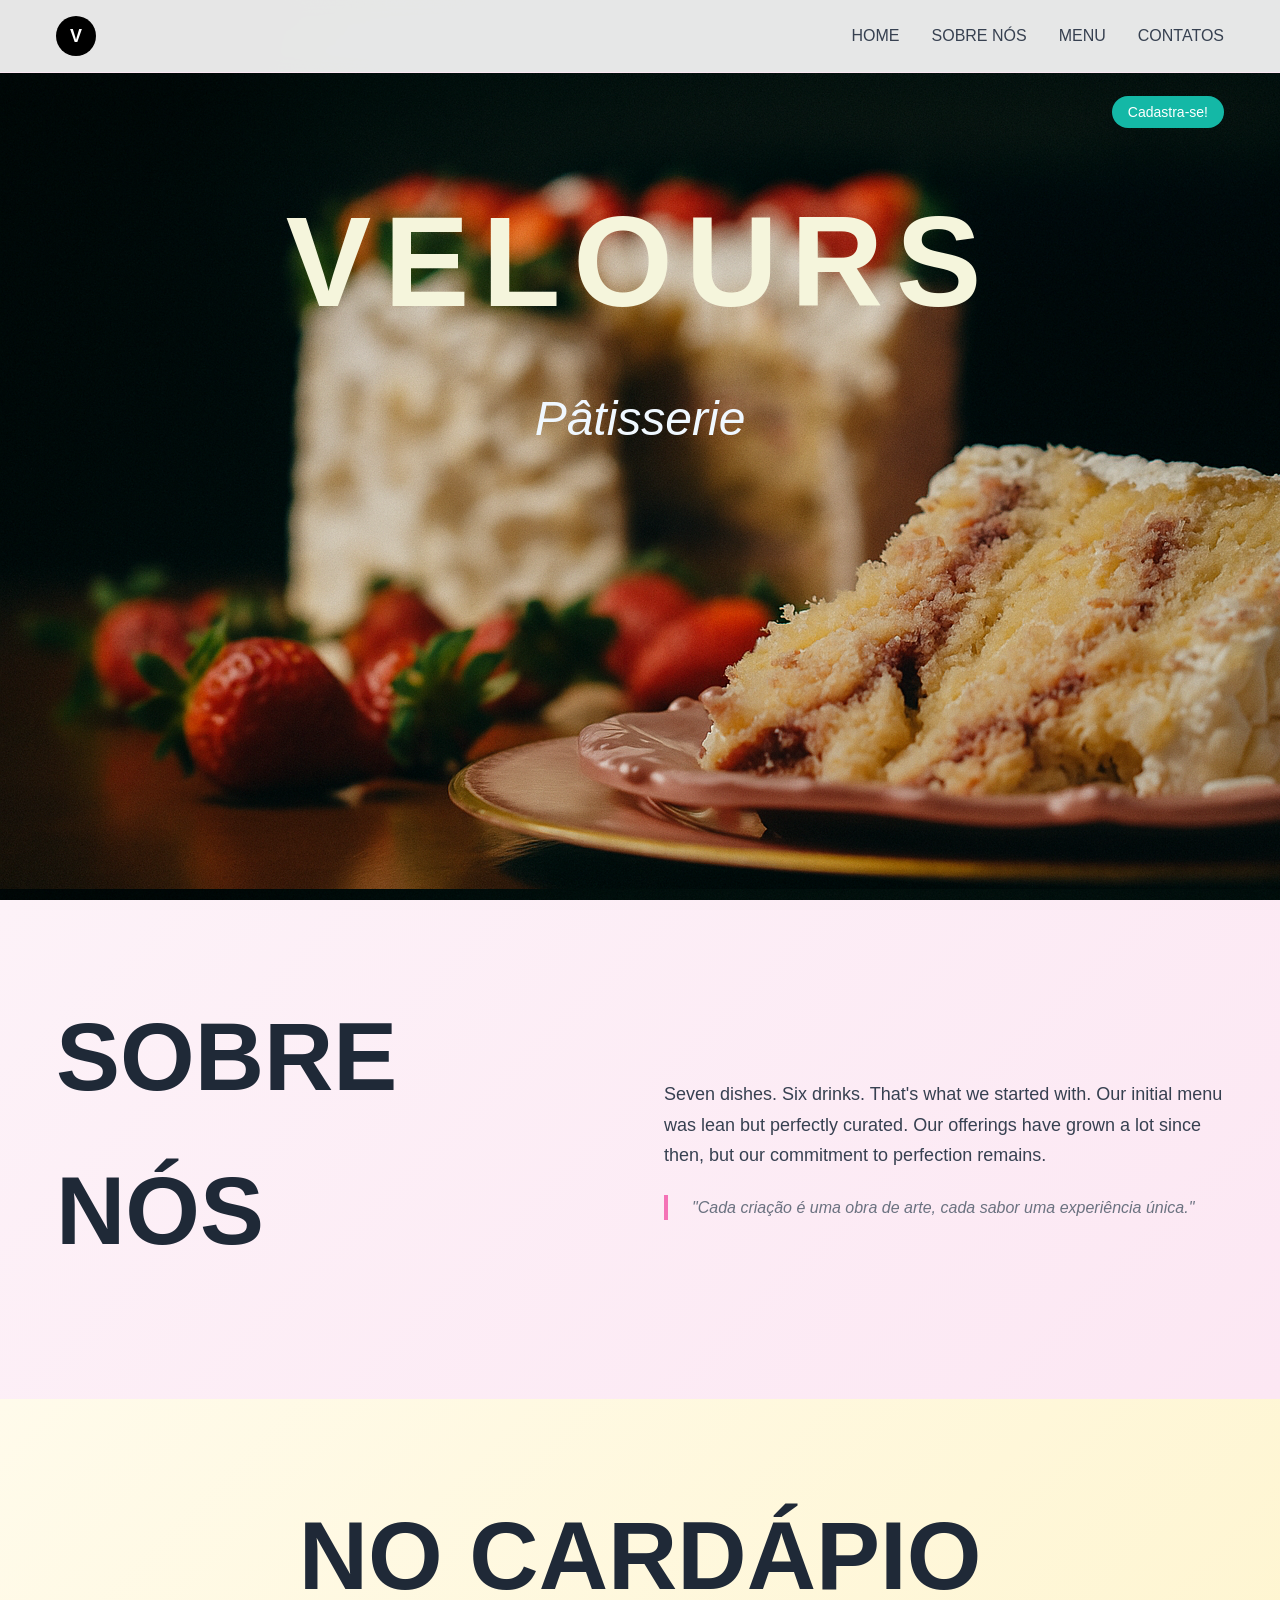
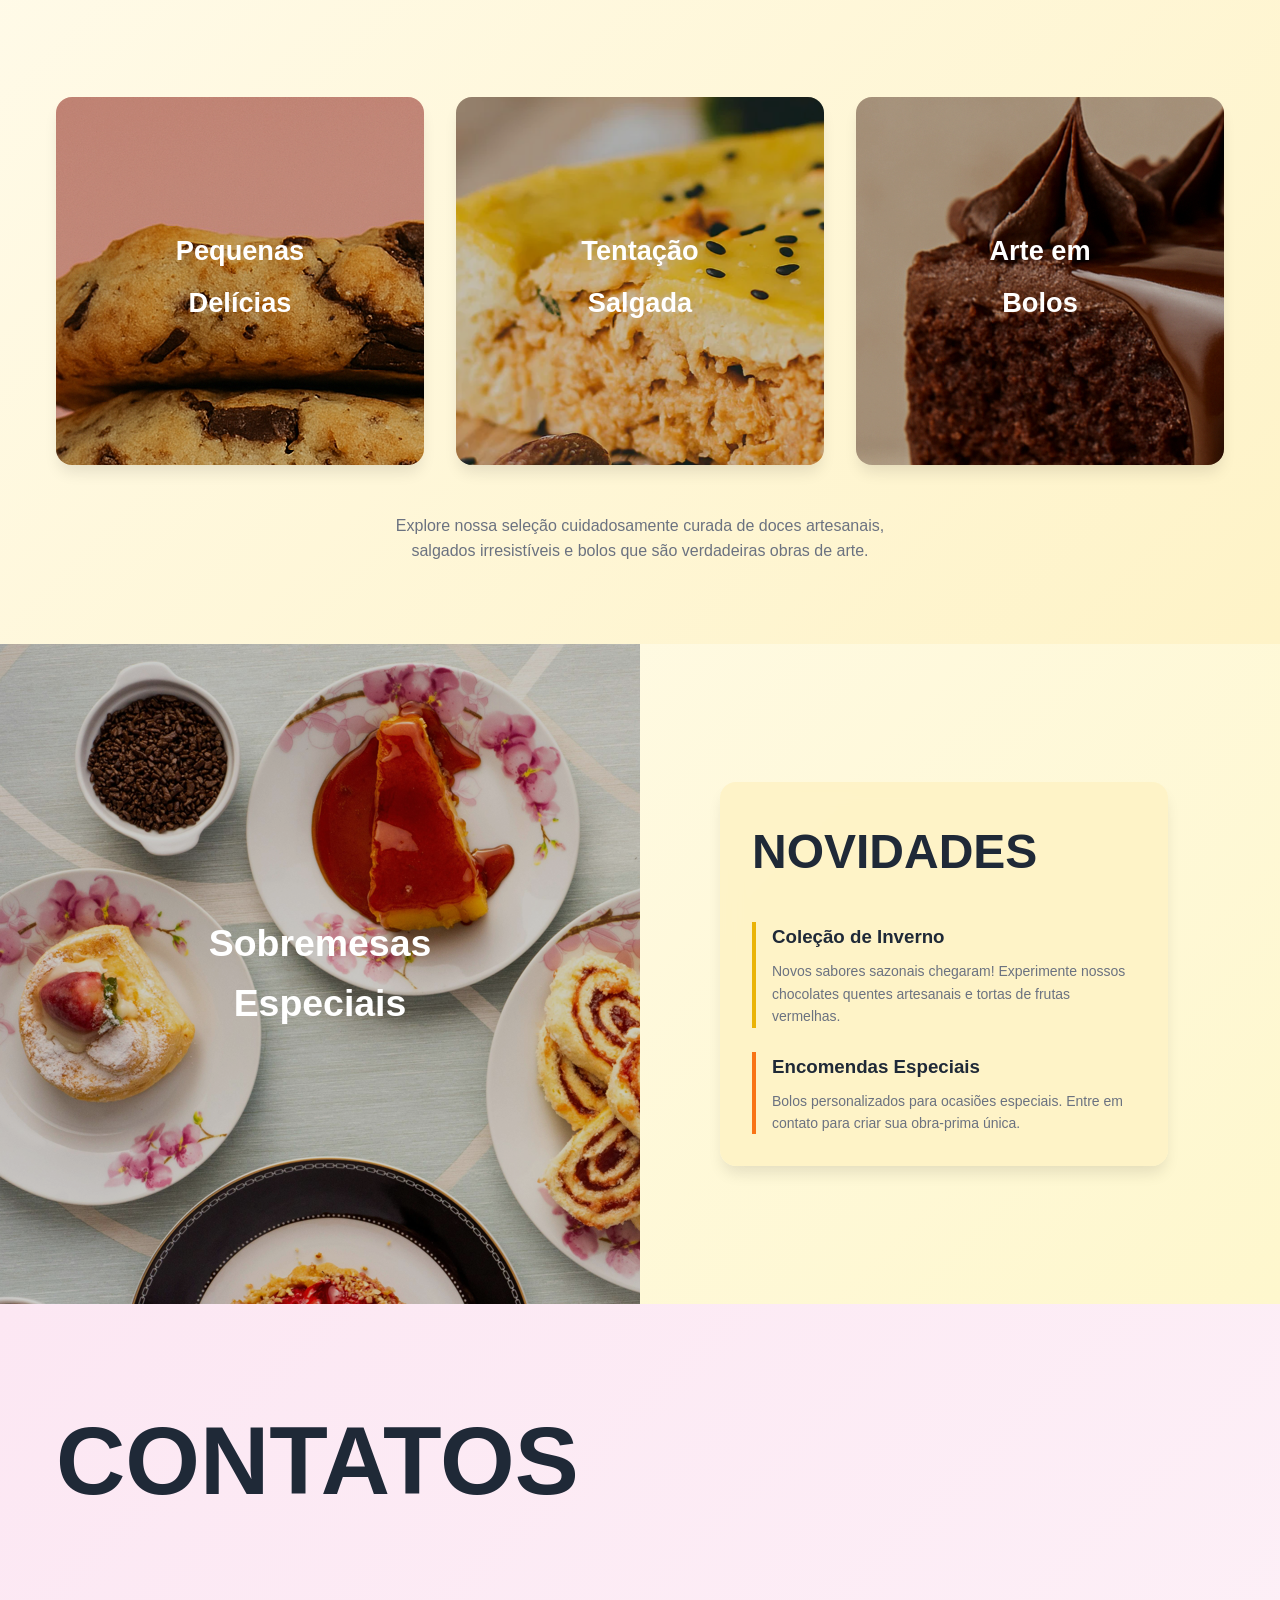
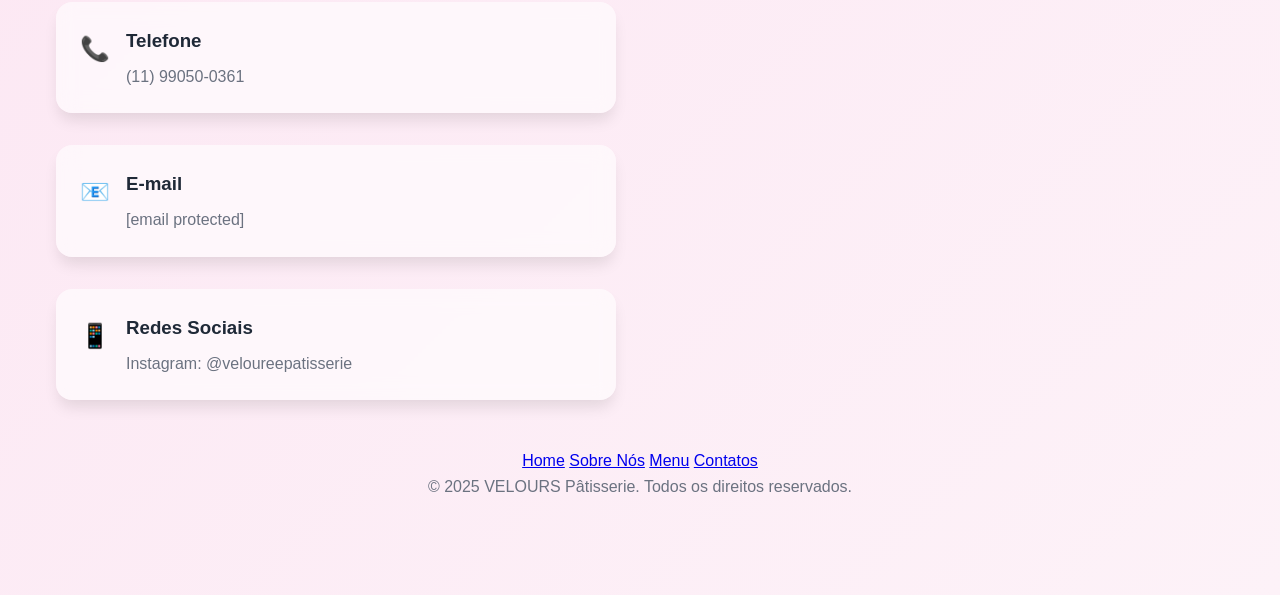
<file: index.html>
<!DOCTYPE html>
<html lang="pt-br">
<head>
    <meta charset="UTF-8">
    <meta name="viewport" content="width=device-width, initial-scale=1.0">
    <title>VELOURS Pâtisserie</title>
    <meta name="description" content="VELOURS Pâtisserie - Experiência única em doces artesanais, salgados e bolos de alta qualidade">
    <link rel="stylesheet" href="style.css">
</head>
<body>
    <!-- Navigation -->
    <nav class="navbar" id="navbar">
        <section class="nav-container">
            <header class="nav-header">
                <section class="logo-section">
                    <figure class="logo">
                        <span>V</span>
                    </figure>
                </section>
                
                <section class="nav-links desktop-nav">
                    <a href="#home" class="nav-link">HOME</a>
                    <a href="#sobre-nos" class="nav-link">SOBRE NÓS</a>
                    <a href="#menu" class="nav-link">MENU</a>
                    <a href="#contatos" class="nav-link">CONTATOS</a>
                </section>
                
                <button class="mobile-menu-btn" id="mobile-menu-btn">
                    <span class="hamburger"></span>
                    <span class="hamburger"></span>
                    <span class="hamburger"></span>
                </button>
            </header>
            
            <section class="mobile-nav" id="mobile-nav">
                <nav class="mobile-nav-links">
                    <a href="#home" class="nav-link">HOME</a>
                    <a href="#sobre-nos" class="nav-link">SOBRE NÓS</a>
                    <a href="#menu" class="nav-link">MENU</a>
                    <a href="#contatos" class="nav-link">CONTATOS</a>
                </nav>
            </section>
        </section>
    </nav>

    <main>
        <!-- Hero Section -->
        <section id="home" class="hero-section">
            <section class="hero-container">
                <aside class="signup-btn-container">
                    <button class="signup-btn">Cadastra-se!</button>
                </aside>
                
                <header class="hero-header">
                    <h1 class="hero-title">VELOURS</h1>
                    <p class="hero-subtitle">Pâtisserie</p>
                </header>
                
            </section>
        </section>

        <!-- Sobre Nós Section -->
        <section id="sobre-nos" class="sobre-nos-section">
            <section class="container">
                <section class="sobre-nos-grid">
                    <header class="sobre-nos-header">
                        <h2>SOBRE NÓS</h2>
                    </header>
                    
                    <article class="sobre-nos-content">
                        <p class="main-text">
                            Seven dishes. Six drinks. That's what we started with. Our initial menu was lean but perfectly curated. Our offerings have grown a lot since then, but our commitment to perfection remains.
                        </p>
                        
                        <blockquote class="quote">
                            <p>"Cada criação é uma obra de arte, cada sabor uma experiência única."</p>
                        </blockquote>

                    </article>
                </section>
            </section>
        </section>

        <!-- Menu Section -->
        <section id="menu" class="menu-section">
            <section class="container">
                <header class="menu-header">
                    <h2>NO CARDÁPIO</h2>
                </header>
                
                <section class="menu-grid">
                    <article class="menu-item menu-delights">
                        <figure class="menu-image">
                            <section class="menu-content">
                                <h3>Pequenas</h3>
                                <h3>Delícias</h3>
                            </section>
                        </figure>
                    </article>
                    
                    <article class="menu-item menu-savory">
                        <figure class="menu-image">
                            <section class="menu-content">
                                <h3>Tentação</h3>
                                <h3>Salgada</h3>
                            </section>
                        </figure>
                    </article>
                    
                    <article class="menu-item menu-cakes">
                        <figure class="menu-image">
                            <section class="menu-content">
                                <h3>Arte em</h3>
                                <h3>Bolos</h3>
                            </section>
                        </figure>
                    </article>
                </section>
                
                <footer class="menu-footer">
                    <p>Explore nossa seleção cuidadosamente curada de doces artesanais, salgados irresistíveis e bolos que são verdadeiras obras de arte.</p>
                </footer>
            </section>
        </section>

        <!-- Novidades Section -->
        <section class="novidades-section">
            <aside class="novidades-bg">
                <figure class="novidades-image">
                    <section class="novidades-image-content">
                        <h3>Sobremesas</h3>
                        <h3>Especiais</h3>
                    </section>
                </figure>
            </aside>
            
            <section class="container">
                <section class="novidades-grid">
                    <section></section>
                    <section class="novidades-content-wrapper">
                        <article class="novidades-content">
                            <header>
                                <h2>NOVIDADES</h2>
                            </header>
                            
                            <section class="news-items">
                                <article class="news-item news-winter">
                                    <h3>Coleção de Inverno</h3>
                                    <p>Novos sabores sazonais chegaram! Experimente nossos chocolates quentes artesanais e tortas de frutas vermelhas.</p>
                                </article>
                                
                                <article class="news-item news-custom">
                                    <h3>Encomendas Especiais</h3>
                                    <p>Bolos personalizados para ocasiões especiais. Entre em contato para criar sua obra-prima única.</p>
                                </article>
                            </section>
                        </article>
                    </section>
                </section>
            </section>
        </section>

        <!-- Contatos Section -->
        <section id="contatos" class="contatos-section">
            <section class="container">
                <header class="contatos-header">
                    <h2>CONTATOS</h2>
                </header>
                
                <section class="contatos-grid">
                    <section class="contact-info">
                        
                        <article class="contact-item">
                            <section class="contact-content">
                                <span class="contact-icon">📞</span>
                                <section class="contact-text">
                                    <h3>Telefone</h3>
                                    <p>
                                        <a href="tel:+5511999998888">(11) 99050-0361</a>
                                    </p>
                                </section>
                            </section>
                        </article>
                    
                        <article class="contact-item">
                            <section class="contact-content">
                                <span class="contact-icon">📧</span>
                                <section class="contact-text">
                                    <h3>E-mail</h3>
                                    <p>
                                        <a href="/cdn-cgi/l/email-protection#f4979b9a8095809bb48291989b8186878495809d878791869d91da979b99"><span class="__cf_email__" data-cfemail="b6d5d9d8c2d7c2d9f6c0d3dad9c3c4c5c6d7c2dfc5c5d3c4dfd398d5d9db">[email&#160;protected]</span></a><br>
                                    </p>
                                </section>
                            </section>
                        </article>

                        <article class="contact-item">
                            <section class="contact-content">
                                <span class="contact-icon">📱</span>
                                <section class="contact-text">
                                    <h3>Redes Sociais</h3>
                                    <p>
                                        <a href="https://www.instagram.com/veloureepatisserie?igsh=MWRleXZkaTJzNTBnZg==">Instagram: @veloureepatisserie</a><br>
                                    </p>
                                </section>
                            </section>
                        </article>
                    </section>
                </section>
        
                <!-- Footer Section -->
                <footer class="footer-content">
                    <section class="footer-links">
                        <a href="#home">Home</a>
                        <a href="#sobre-nos">Sobre Nós</a>
                        <a href="#menu">Menu</a>
                        <a href="#contatos">Contatos</a>
                    </section>
                    <section class="footer-bottom">
                        <p>&copy; 2025 VELOURS Pâtisserie. Todos os direitos reservados.</p>
                    </section>
                </footer>
            </section>
        </section>
    </main>

    <script src="script.js"></script>
</body>
</html>
</file>
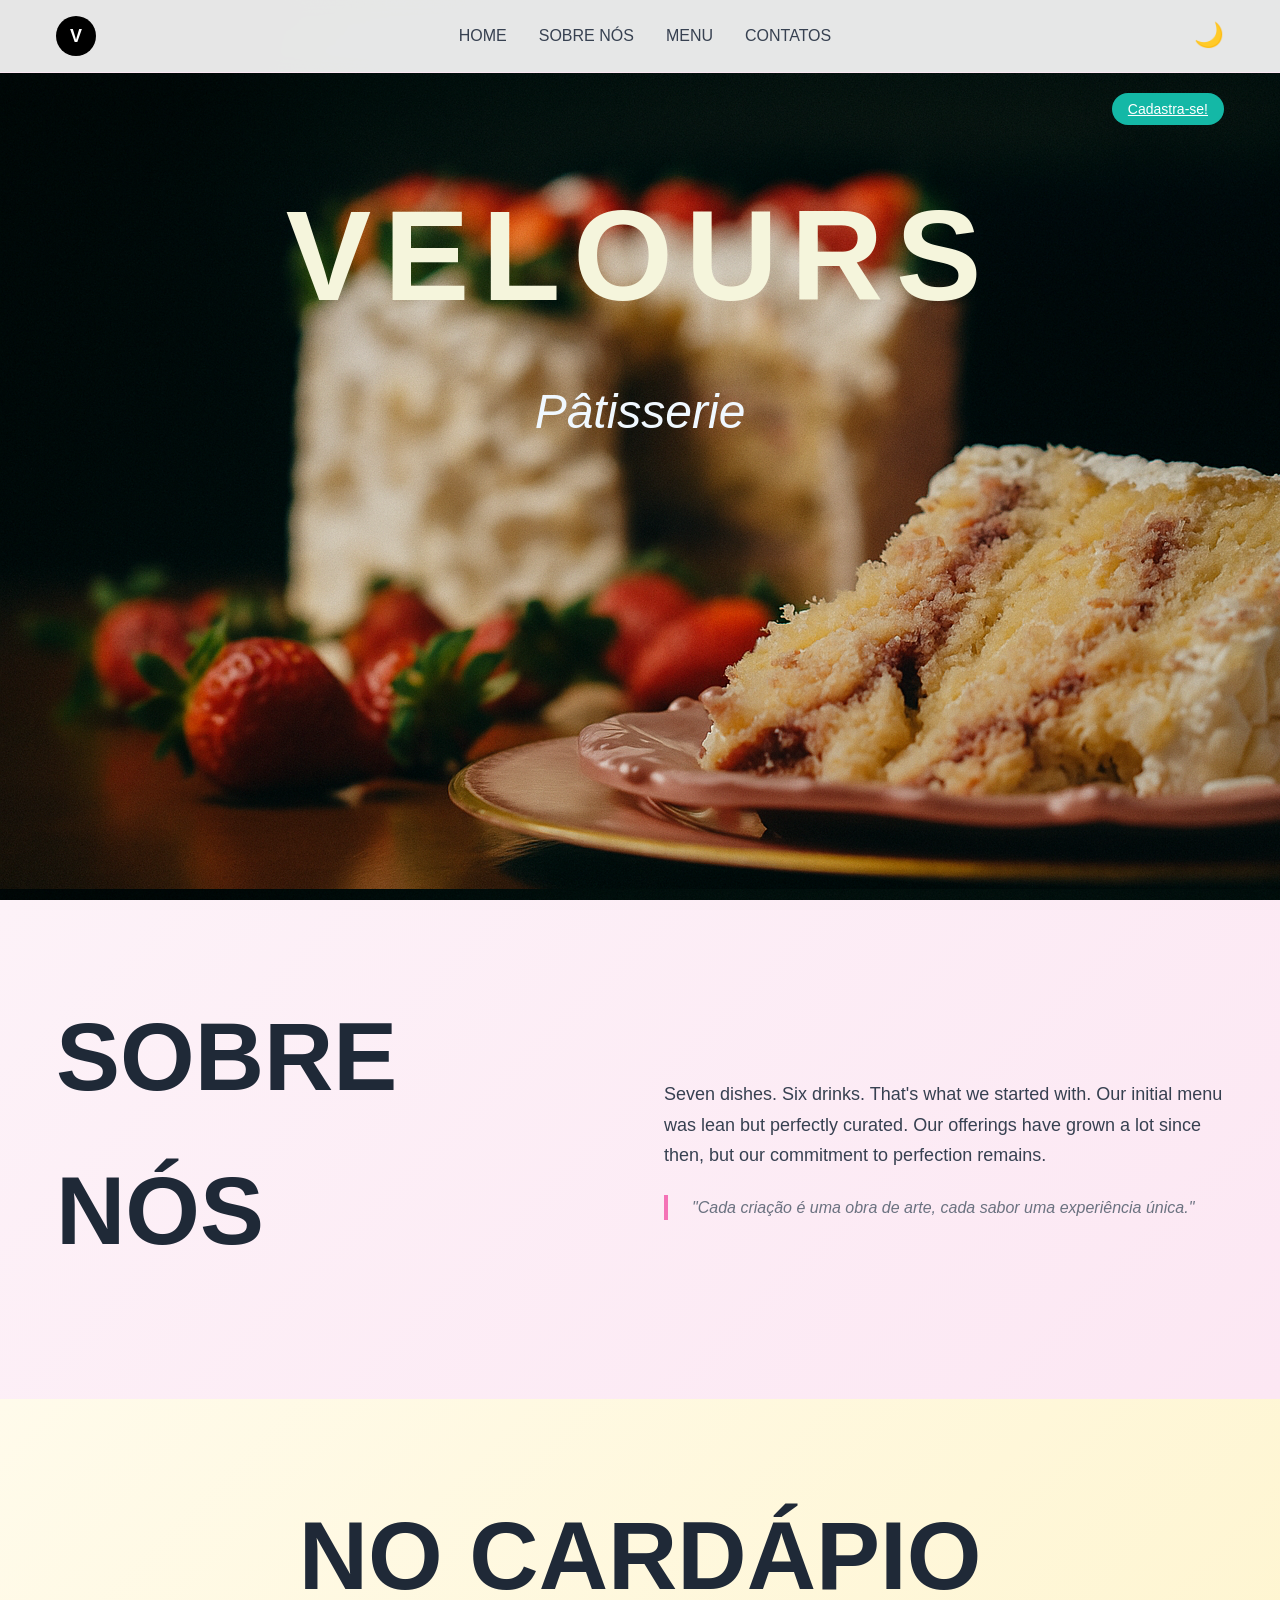
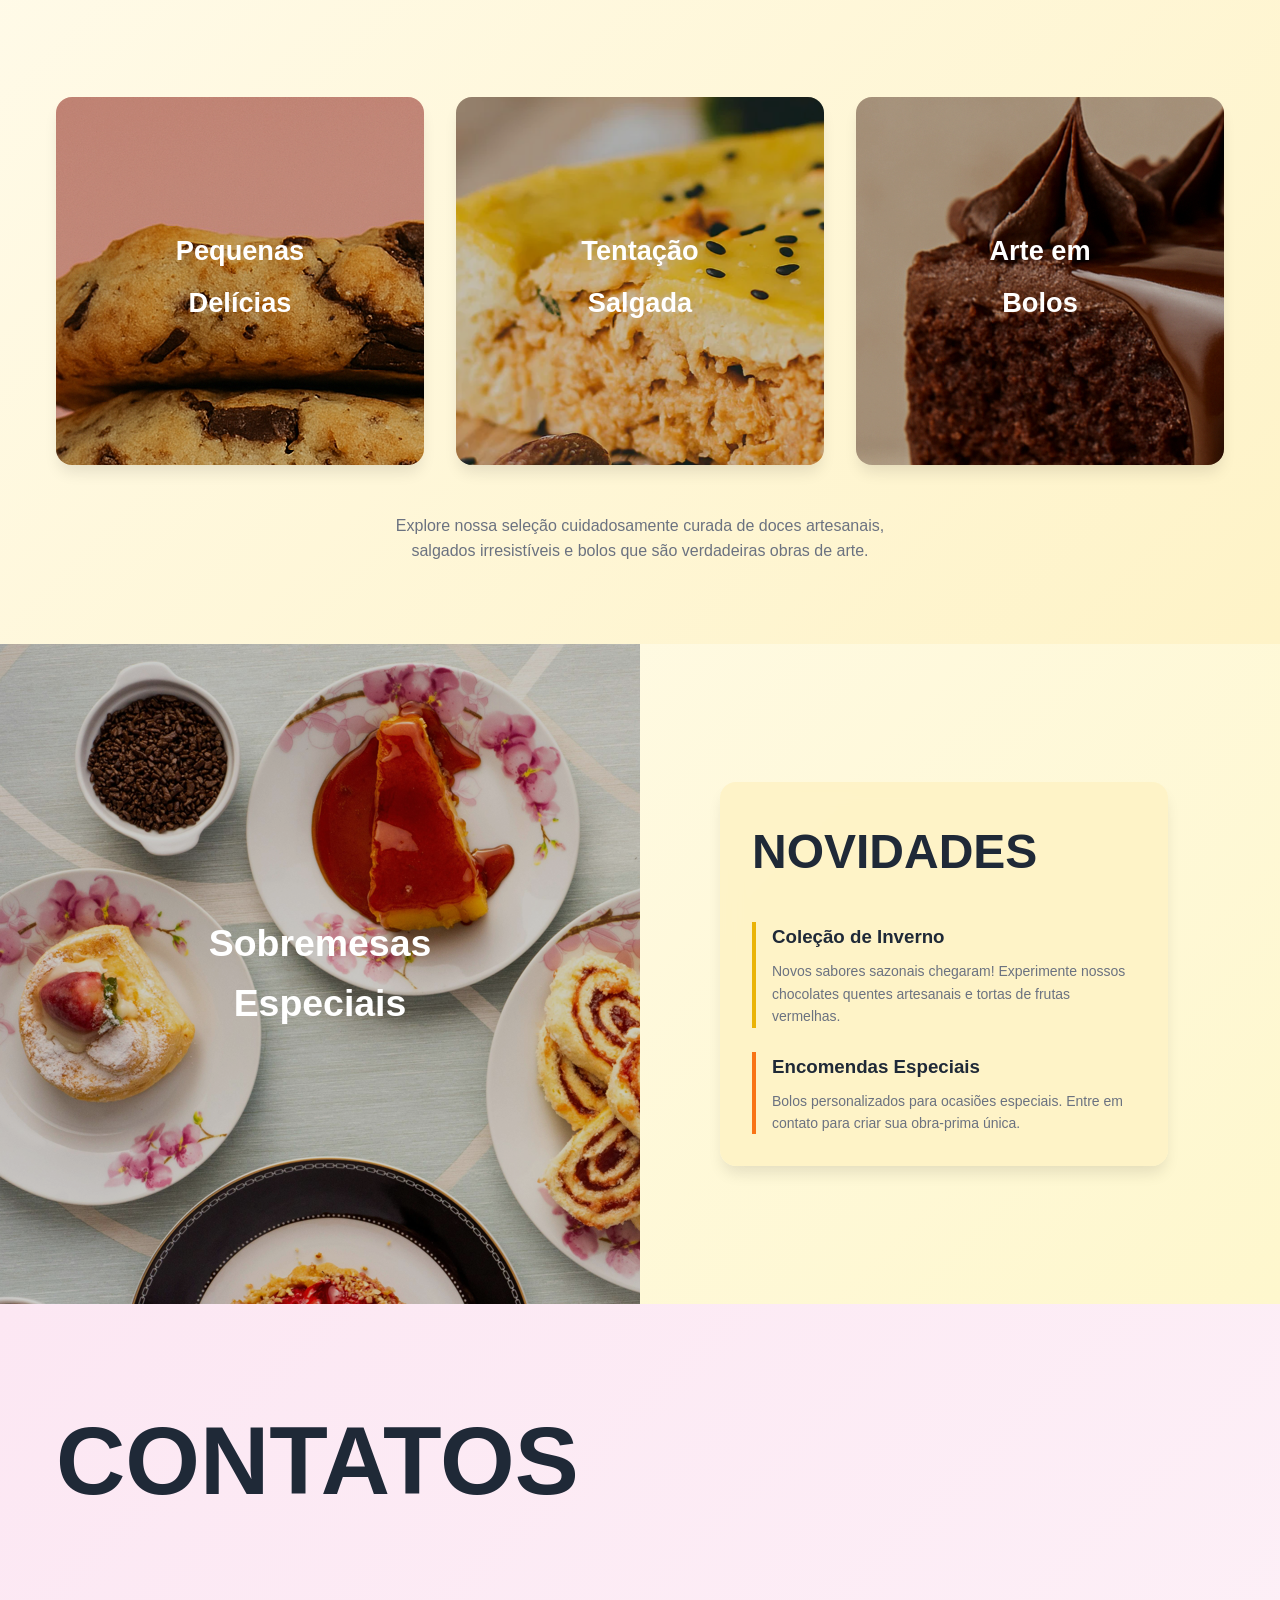
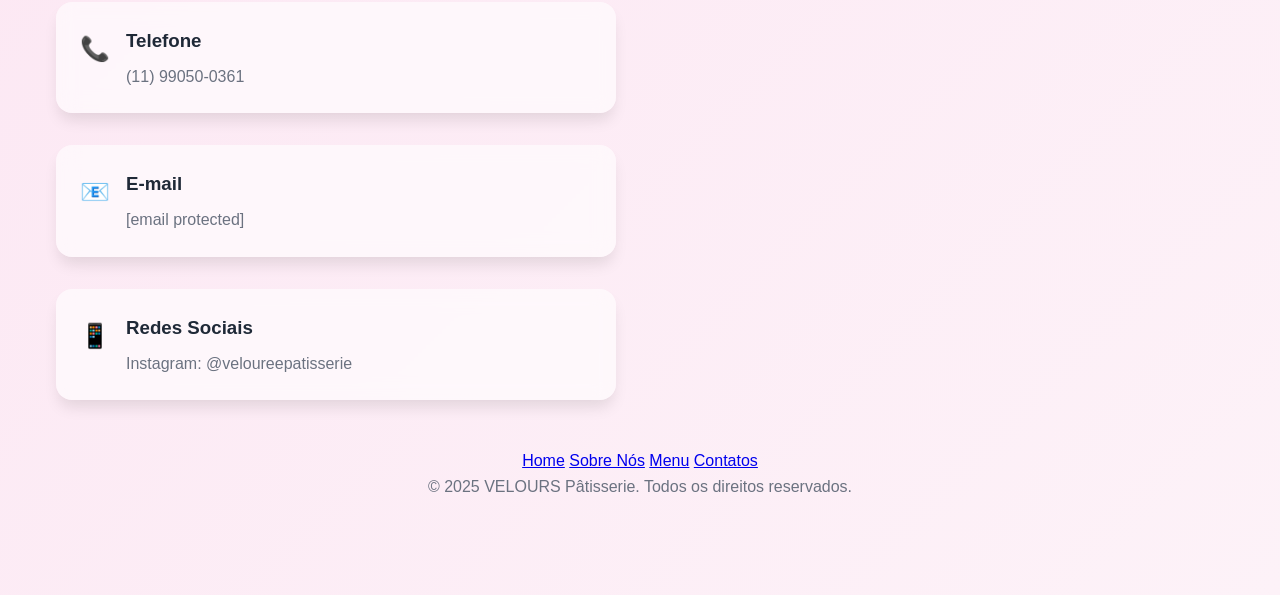
<file: pagIndex/index.html>
<!DOCTYPE html>
<html lang="pt-br">
<head>
    <meta charset="UTF-8">
    <meta name="viewport" content="width=device-width, initial-scale=1.0">
    <title>VELOURS Pâtisserie</title>
    <meta name="description" content="VELOURS Pâtisserie - Experiência única em doces artesanais, salgados e bolos de alta qualidade">
    <link rel="stylesheet" href="style.css">
</head>
<body>
    <!-- Navigation -->
    <nav class="navbar" id="navbar">
        <section class="nav-container">
            <header class="nav-header">
                <section class="logo-section">
                    <figure class="logo">
                        <span>V</span>
                    </figure>
                </section>
                
                <section class="nav-links desktop-nav">
                    <a href="#home" class="nav-link">HOME</a>
                    <a href="#sobre-nos" class="nav-link">SOBRE NÓS</a>
                    <a href="#menu" class="nav-link">MENU</a>
                    <a href="#contatos" class="nav-link">CONTATOS</a>
                </section>
                <section class="button">
                    <button id="dark-mode-toggle">🌙</button>
                </section>
            </header>
            
            <section class="mobile-nav" id="mobile-nav">
                <nav class="mobile-nav-links">
                    <a href="#home" class="nav-link">HOME</a>
                    <a href="#sobre-nos" class="nav-link">SOBRE NÓS</a>
                    <a href="#menu" class="nav-link">MENU</a>
                    <a href="#contatos" class="nav-link">CONTATOS</a>
                </nav>
            </section>
        
        </section>
        
    </nav>

    <main>
        <!-- Hero Section -->
        <section id="home" class="hero-section">
            <section class="hero-container">
                <aside class="signup-btn-container">
    <a href="formulario (1).html" class="signup-btn">Cadastra-se!</a>
</aside>

                
                <header class="hero-header">
                    <h1 class="hero-title">VELOURS</h1>
                    <p class="hero-subtitle">Pâtisserie</p>
                </header>
                
            </section>
        </section>

        <!-- Sobre Nós Section -->
        <section id="sobre-nos" class="sobre-nos-section">
            <section class="container">
                <section class="sobre-nos-grid">
                    <header class="sobre-nos-header">
                        <h2>SOBRE NÓS</h2>
                    </header>
                    
                    <article class="sobre-nos-content">
                        <p class="main-text">
                            Seven dishes. Six drinks. That's what we started with. Our initial menu was lean but perfectly curated. Our offerings have grown a lot since then, but our commitment to perfection remains.
                        </p>
                        
                        <blockquote class="quote">
                            <p>"Cada criação é uma obra de arte, cada sabor uma experiência única."</p>
                        </blockquote>

                    </article>
                </section>
            </section>
        </section>

        <!-- Menu Section -->
        <section id="menu" class="menu-section">
            <section class="container">
                <header class="menu-header">
                    <h2>NO CARDÁPIO</h2>
                </header>
                
                <section class="menu-grid">
                    <article class="menu-item menu-delights">
                        <figure class="menu-image">
                            <section class="menu-content">
                                <h3>Pequenas</h3>
                                <h3>Delícias</h3>
                            </section>
                        </figure>
                    </article>
                    
                    <article class="menu-item menu-savory">
                        <figure class="menu-image">
                            <section class="menu-content">
                                <h3>Tentação</h3>
                                <h3>Salgada</h3>
                            </section>
                        </figure>
                    </article>
                    
                    <article class="menu-item menu-cakes">
                        <figure class="menu-image">
                            <section class="menu-content">
                                <h3>Arte em</h3>
                                <h3>Bolos</h3>
                            </section>
                        </figure>
                    </article>
                </section>
                
                <footer class="menu-footer">
                    <p>Explore nossa seleção cuidadosamente curada de doces artesanais, salgados irresistíveis e bolos que são verdadeiras obras de arte.</p>
                </footer>
            </section>
        </section>

        <!-- Novidades Section -->
        <section class="novidades-section">
            <aside class="novidades-bg">
                <figure class="novidades-image">
                    <section class="novidades-image-content">
                        <h3>Sobremesas</h3>
                        <h3>Especiais</h3>
                    </section>
                </figure>
            </aside>
            
            <section class="container">
                <section class="novidades-grid">
                    <section></section>
                    <section class="novidades-content-wrapper">
                        <article class="novidades-content">
                            <header>
                                <h2>NOVIDADES</h2>
                            </header>
                            
                            <section class="news-items">
                                <article class="news-item news-winter">
                                    <h3>Coleção de Inverno</h3>
                                    <p>Novos sabores sazonais chegaram! Experimente nossos chocolates quentes artesanais e tortas de frutas vermelhas.</p>
                                </article>
                                
                                <article class="news-item news-custom">
                                    <h3>Encomendas Especiais</h3>
                                    <p>Bolos personalizados para ocasiões especiais. Entre em contato para criar sua obra-prima única.</p>
                                </article>
                            </section>
                        </article>
                    </section>
                </section>
            </section>
        </section>

        <!-- Contatos Section -->
        <section id="contatos" class="contatos-section">
            <section class="container">
                <header class="contatos-header">
                    <h2>CONTATOS</h2>
                </header>
                
                <section class="contatos-grid">
                    <section class="contact-info">
                        
                        <article class="contact-item">
                            <section class="contact-content">
                                <span class="contact-icon">📞</span>
                                <section class="contact-text">
                                    <h3>Telefone</h3>
                                    <p>
                                        <a href="tel:+5511999998888">(11) 99050-0361</a>
                                    </p>
                                </section>
                            </section>
                        </article>
                    
                        <article class="contact-item">
                            <section class="contact-content">
                                <span class="contact-icon">📧</span>
                                <section class="contact-text">
                                    <h3>E-mail</h3>
                                    <p>
                                        <a href="/cdn-cgi/l/email-protection#f4979b9a8095809bb48291989b8186878495809d878791869d91da979b99"><span class="__cf_email__" data-cfemail="b6d5d9d8c2d7c2d9f6c0d3dad9c3c4c5c6d7c2dfc5c5d3c4dfd398d5d9db">[email&#160;protected]</span></a><br>
                                    </p>
                                </section>
                            </section>
                        </article>

                        <article class="contact-item">
                            <section class="contact-content">
                                <span class="contact-icon">📱</span>
                                <section class="contact-text">
                                    <h3>Redes Sociais</h3>
                                    <p>
                                        <a href="https://www.instagram.com/veloureepatisserie?igsh=MWRleXZkaTJzNTBnZg==">Instagram: @veloureepatisserie</a><br>
                                    </p>
                                </section>
                            </section>
                        </article>
                    </section>
                </section>
        
                <!-- Footer Section -->
                <footer class="footer-content">
                    <section class="footer-links">
                        <a href="#home">Home</a>
                        <a href="#sobre-nos">Sobre Nós</a>
                        <a href="#menu">Menu</a>
                        <a href="#contatos">Contatos</a>
                    </section>
                    <section class="footer-bottom">
                        <p>&copy; 2025 VELOURS Pâtisserie. Todos os direitos reservados.</p>
                    </section>
                </footer>
            </section>
        </section>
    </main>

    <script src="script.js"></script>
</body>
</html>
</file>
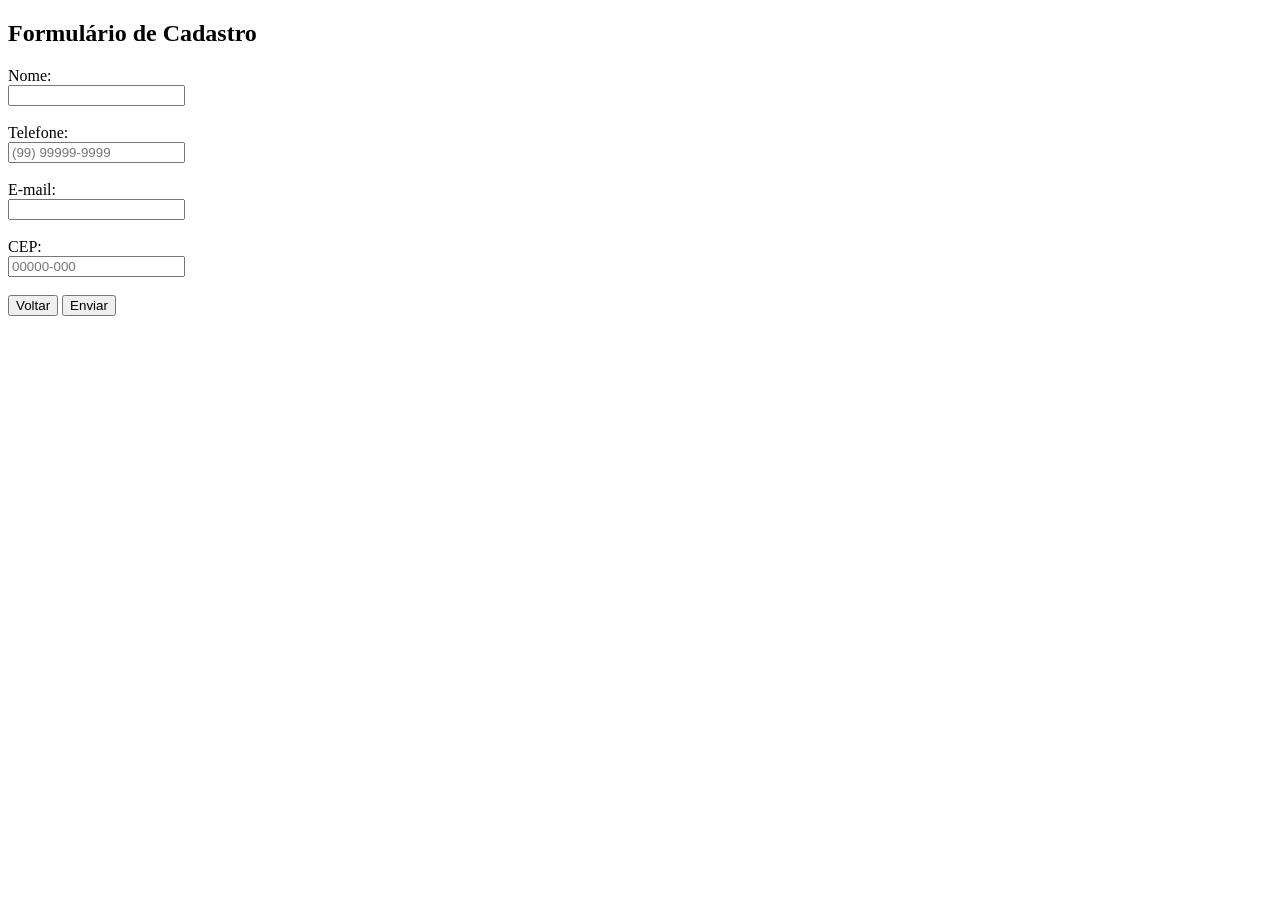
<file: formulario.html>
<!DOCTYPE html>
<html lang="pt-BR">
<head>
  <meta charset="UTF-8">
  <title>Formulário Simples</title>
</head>
<body>
  <h2>Formulário de Cadastro</h2>
  <form action="#" method="post">
    
    <label for="nome">Nome:</label><br>
    <input type="text" id="nome" name="nome" required><br><br>
    
    <label for="telefone">Telefone:</label><br>
    <input type="tel" id="telefone" name="telefone" placeholder="(99) 99999-9999" required><br><br>
    
    <label for="email">E-mail:</label><br>
    <input type="email" id="email" name="email" required><br><br>
    
    <label for="cep">CEP:</label><br>
    <input type="text" id="cep" name="cep" placeholder="00000-000" required><br><br>
    
    <button type="button" onclick="history.back()">Voltar</button>
    <button type="submit">Enviar</button>
  </form>
</body>
</html>
</file>
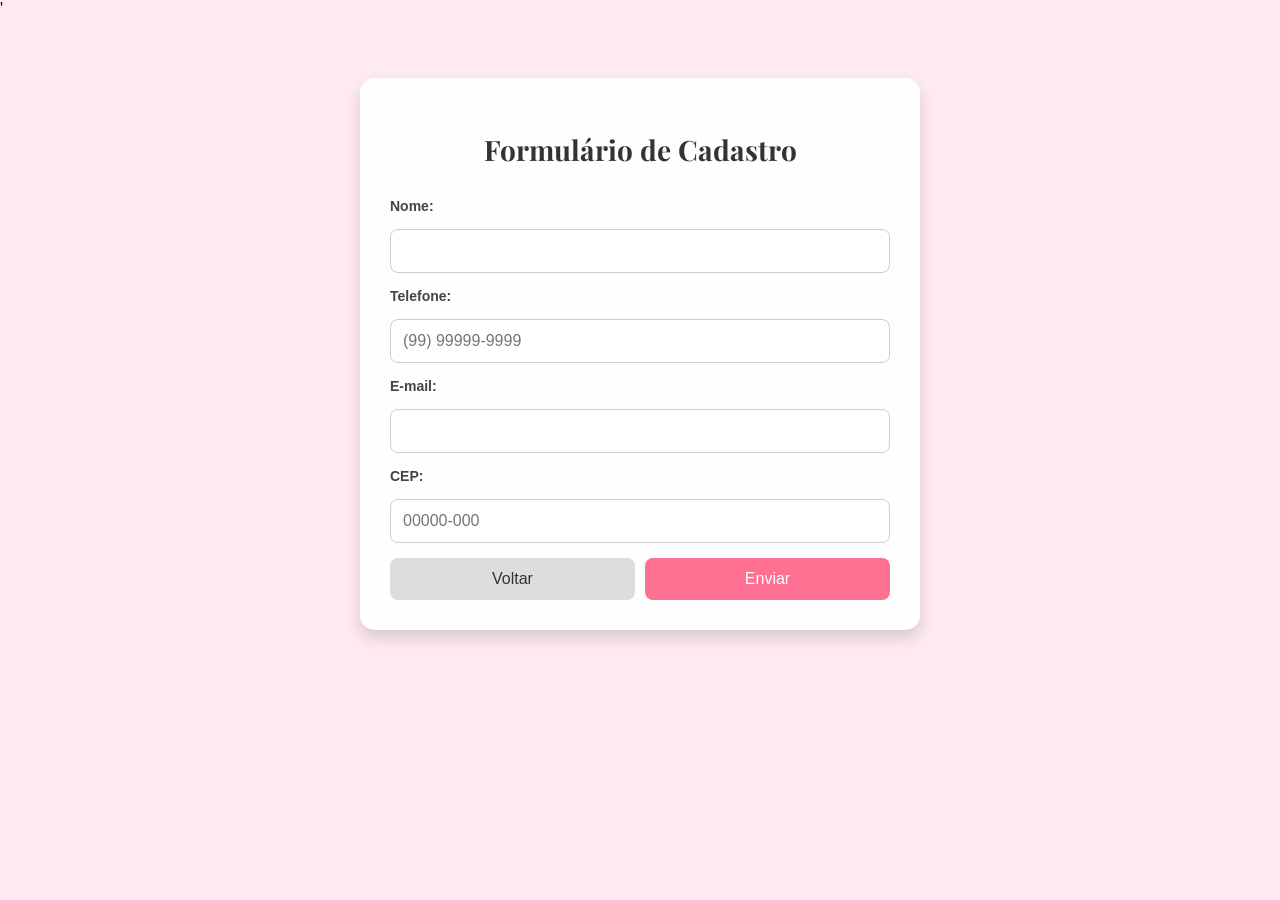
<file: pagFormulario/formulario.html>
'<!DOCTYPE html>
<html lang="pt-BR">
<head>
  <meta charset="UTF-8">
  <meta name="viewport" content="width=device-width, initial-scale=1.0">
  <title>Formulário de Cadastro</title>
  <link rel="stylesheet" href="formulario.css">
  <link href="https://fonts.googleapis.com/css2?family=Playfair+Display:wght@600&display=swap" rel="stylesheet">
</head>
<body>

  <section class="formulario-section">
    <form id="form-card" class="form-card">
      <h2>Formulário de Cadastro</h2>

      <label for="nome">Nome:</label>
      <input type="text" id="nome" name="nome" required>

      <label for="telefone">Telefone:</label>
      <input type="tel" id="telefone" name="telefone" placeholder="(99) 99999-9999" required>

      <label for="email">E-mail:</label>
      <input type="email" id="email" name="email" required>

      <label for="cep">CEP:</label>
      <input type="text" id="cep" name="cep" placeholder="00000-000" required>

      <div class="btns">
        <button type="button" class="voltar" onclick="history.back()">Voltar</button>
        <button type="submit" id="enviar" class="enviar">Enviar</button>
      </div>
    </form>
  </section>
  <script src="formulario.js"></script>
</body>
</html>
</file>
<file: style.css>
@import url('https://fonts.cdnfonts.com/css/kuchek');
* {
    margin: 0;
    padding: 0;
    box-sizing: border-box;
}

body {
    font-family: 'Kuchek', sans-serif;
    line-height: 1.6;
    color: #374151;
}

.container {
    max-width: 1200px;
    margin: 0 auto;
    padding: 0 1rem;
}

/* Navigation */
.navbar {
    position: fixed;
    top: 0;
    left: 0;
    right: 0;
    z-index: 1000;
    background: rgba(255, 255, 255, 0.9);
    backdrop-filter: blur(10px);
    border-bottom: 1px solid #fce7f3;
}

.nav-container {
    max-width: 1200px;
    margin: 0 auto;
    padding: 1rem;
}

.nav-header {
    display: flex;
    justify-content: space-between;
    align-items: center;
}

.logo {
    width: 2.5rem;
    height: 2.5rem;
    background: #000;
    border-radius: 50%;
    display: flex;
    align-items: center;
    justify-content: center;
    color: white;
    font-weight: bold;
    font-size: 1.125rem;
}

.desktop-nav {
    display: none;
    gap: 2rem;
}

.nav-link {
    color: #374151;
    text-decoration: none;
    font-weight: 500;
    transition: color 0.3s ease;
}

.nav-link:hover {
    color: #ec4899;
}

.mobile-menu-btn {
    display: flex;
    flex-direction: column;
    gap: 4px;
    background: none;
    border: none;
    cursor: pointer;
    padding: 0.5rem;
}

.hamburger {
    width: 20px;
    height: 2px;
    background: #374151;
    transition: all 0.3s ease;
}

.mobile-nav {
    display: none;
    margin-top: 1rem;
    padding-top: 1rem;
    border-top: 1px solid #fce7f3;
}

.mobile-nav.active {
    display: block;
}

.mobile-nav-links {
    display: flex;
    flex-direction: column;
    gap: 1rem;
}

/* Hero Section */
.hero-section {
    min-height: 100vh;
    background-image: url("fundo.png");
    position: relative;
    overflow: hidden;
}

.hero-container {
    max-width: 1200px;
    margin: 0 auto;
    padding: 6rem 1rem 4rem;
    position: relative;
    z-index: 10;    
}

.signup-btn-container {
    text-align: right;
    margin-bottom: 2rem;
}

.signup-btn {
    background: #14b8a6;
    color: white;
    padding: 0.5rem 1rem;
    border: none;
    border-radius: 9999px;
    font-size: 0.875rem;
    cursor: pointer;
    transition: background 0.3s ease;
}

.signup-btn:hover {
    background: #0f766e;
}

.hero-header {
    text-align: center;
    margin-bottom: 4rem; 
}

.hero-title {
    font-size: 4rem;
    font-weight: bold;
    color:beige;
    margin-bottom: 1rem;
    letter-spacing: 0.1em;
}

.hero-subtitle {
    font-size: 2rem;
    color:aliceblue;
    font-style: italic;
    font-weight: 300;
}


/* Sobre Nós Section */
.sobre-nos-section {
    padding: 5rem 0;
    background: linear-gradient(135deg, #fdf2f8, #fce7f3);
}

.sobre-nos-grid {
    display: grid;
    grid-template-columns: 1fr;
    gap: 3rem;
    align-items: center;
}

.sobre-nos-header h2 {
    font-size: 4rem;
    font-weight: bold;
    color: #1f2937;
    margin-bottom: 2rem;
}

.sobre-nos-content {
    display: flex;
    flex-direction: column;
    gap: 1.5rem;
}

.main-text {
    font-size: 1.125rem;
    color: #374151;
    line-height: 1.7;
}

.quote {
    border-left: 4px solid #f472b6;
    padding-left: 1.5rem;
}

.quote p {
    color: #6b7280;
    font-style: italic;
}

/* Menu Section */
.menu-section {
    padding: 5rem 0;
    background: linear-gradient(135deg, #fffbeb, #fef3c7);
}

.menu-header {
    text-align: center;
    margin-bottom: 4rem;
}

.menu-header h2 {
    font-size: 4rem;
    font-weight: bold;
    color: #1f2937;
}

.menu-grid {
    display: grid;
    grid-template-columns: 1fr;
    gap: 2rem;
    max-width: 1200px;
    margin: 0 auto;
}

.menu-item {
    position: relative;
    cursor: pointer;
    transition: transform 0.3s ease;
}

.menu-item:hover {
    transform: translateY(-5px);
}

.menu-image {
    aspect-ratio: 1;
    border-radius: 1rem;
    box-shadow: 0 10px 15px -3px rgba(0, 0, 0, 0.1);
    overflow: hidden;
    position: relative;
    display: flex;
    align-items: center;
    justify-content: center;
}

.menu-delights .menu-image {
    background-image: url("pequenas-deliciast.png");
}

.menu-savory .menu-image {
    background-image: url("salgado.png");
}
.menu-cakes .menu-image {
    background-image: url("arte-bolo.png");
}

.menu-image::before {
    content: '';
    position: absolute;
    inset: 0;
    background: rgba(0, 0, 0, 0.2);
}

.menu-content {
    text-align: center;
    color: white;
    position: relative;
    z-index: 10;
}


.menu-content h3 {
    font-size: 1.7rem;
    font-weight: 600;
    margin-bottom: 0.5rem;
}

.menu-footer {
    text-align: center;
    margin-top: 3rem;
}

.menu-footer p {
    color: #6b7280;
    max-width: 32rem;
    margin: 0 auto;
}

/* Novidades Section */
.novidades-section {
    padding: 5rem 0;
    background: linear-gradient(135deg, #fffbeb, #fef7cd);
    position: relative;
}

.novidades-bg {
    position: absolute;
    inset: 0;
    display: grid;
    grid-template-columns: 1fr 1fr;
   
}

.novidades-image {
    background: linear-gradient(135deg, #92400e, #b45309, #d97706);
    position: relative;
    overflow: hidden;
    background-image: url("especial.png");
}

.novidades-image::before {
    content: '';
    position: absolute;
    inset: 0;
    background: rgba(0, 0, 0, 0.2);
}

.novidades-image-content {
    position: absolute;
    inset: 0;
    display: flex;
    flex-direction: column;
    align-items: center;
    justify-content: center;
    color: white;
    text-align: center;
    font-size: 2rem;
}

.novidades-grid {
    display: grid;
    grid-template-columns: 1fr 1fr;
    gap: 3rem;
    min-height: 500px;
    position: relative;
    z-index: 10;
}

.novidades-content-wrapper {
    display: flex;
    align-items: center;
    justify-content: center;
}

.novidades-content {
    background: rgba(254, 243, 199, 0.95);
    backdrop-filter: blur(10px);
    padding: 2rem;
    border-radius: 1rem;
    box-shadow: 0 10px 15px -3px rgba(0, 0, 0, 0.1);
    max-width: 28rem;
}

.novidades-content header h2 {
    font-size: 3rem;
    font-weight: bold;
    color: #1f2937;
    margin-bottom: 2rem;
}

.news-items {
    display: flex;
    flex-direction: column;
    gap: 1.5rem;
}

.news-item {
    padding-left: 1rem;
}

.news-winter {
    border-left: 4px solid #eab308;
}

.news-workshop {
    border-left: 4px solid #f472b6;
}

.news-custom {
    border-left: 4px solid #f97316;
}

.news-item h3 {
    font-weight: 600;
    color: #1f2937;
    margin-bottom: 0.5rem;
}

.news-item p {
    color: #6b7280;
    font-size: 0.875rem;
}

/* Contatos Section */
.contatos-section {
    padding: 5rem 0;
    background: linear-gradient(135deg, #fce7f3, #fdf2f8);
}

.contatos-header {
    text-align: left;
    margin-bottom: 4rem;
}

.contatos-header h2 {
    font-size: 4rem;
    font-weight: bold;
    color: #1f2937;
}

.contatos-grid {
    display: grid;
    grid-template-columns: 1fr;
    gap: 3rem;
}

.contact-info {
    display: flex;
    flex-direction: column;
    gap: 2rem;
}

.contact-item {
    background: rgba(255, 255, 255, 0.6);
    backdrop-filter: blur(10px);
    padding: 1.5rem;
    border-radius: 1rem;
    box-shadow: 0 10px 15px -3px rgba(0, 0, 0, 0.1);
}

.contact-content {
    display: flex;
    align-items: flex-start;
    gap: 1rem;
}

.contact-icon {
    font-size: 1.5rem;
    margin-top: 0.25rem;
    flex-shrink: 0;
}

.contact-text h3 {
    font-weight: 600;
    color: #1f2937;
    margin-bottom: 0.5rem;
}

.contact-text p,
.contact-text address {
    color: #6b7280;
    font-style: normal;
}

.contact-text a {
    color: #6b7280;
    text-decoration: none;
    transition: color 0.3s ease;
}

.contact-text a:hover {
    color: #ec4899;
}

/* Footer Section */
.footer-content {
    text-align: center;
    margin-top: 3rem;
}

.footer-content p {
    color: #6b7280;
    margin-bottom: 1rem;
}


/* Design Responsivo */
@media (min-width: 768px) {
    .desktop-nav {
        display: flex;
    }
    
    .mobile-menu-btn {
        display: none;
    }
    
    .hero-title {
        font-size: 6rem;
    }
    
    .hero-subtitle {
        font-size: 2.5rem;
    }
    
    .pastry-grid {
        grid-template-columns: repeat(3, 1fr);
    }
    
    .sobre-nos-grid {
        grid-template-columns: 1fr 1fr;
    }
    
    .sobre-nos-header h2 {
        font-size: 5rem;
    }
    
    .menu-grid {
        grid-template-columns: repeat(3, 1fr);
    }
    
    .menu-header h2 {
        font-size: 5rem;
    }
    
    .contatos-grid {
        grid-template-columns: 1fr 1fr;
    }
    
    .contatos-header h2 {
        font-size: 5rem;
    }
}

@media (min-width: 1024px) {
    .hero-title {
        font-size: 8rem;
    }
    
    .hero-subtitle {
        font-size: 3rem;
    }
    
    .sobre-nos-header h2 {
        font-size: 6rem;
    }
    
    .menu-header h2 {
        font-size: 6rem;
    }
    
    .contatos-header h2 {
        font-size: 6rem;
    }
}
</file>
<file: pagIndex/style.css>
@import url('https://fonts.cdnfonts.com/css/kuchek');
* {
    margin: 0;
    padding: 0;
    box-sizing: border-box;
}

body {
    font-family: 'Kuchek', sans-serif;
    line-height: 1.6;
    color: #374151;
}

.container {
    max-width: 1200px;
    margin: 0 auto;
    padding: 0 1rem;
}

/* Navigation */
.navbar {
    position: fixed;
    top: 0;
    left: 0;
    right: 0;
    z-index: 1000;
    background: rgba(255, 255, 255, 0.9);
    backdrop-filter: blur(10px);
    border-bottom: 1px solid #fce7f3;
}

.nav-container {
    max-width: 1200px;
    margin: 0 auto;
    padding: 1rem;
}

.nav-header {
    display: flex;
    justify-content: space-between;
    align-items: center;
}

.logo {
    width: 2.5rem;
    height: 2.5rem;
    background: #000;
    border-radius: 50%;
    display: flex;
    align-items: center;
    justify-content: center;
    color: white;
    font-weight: bold;
    font-size: 1.125rem;
}

.desktop-nav {
    display: none;
    gap: 2rem;
}

.nav-link {
    color: #374151;
    text-decoration: none;
    font-weight: 500;
    transition: color 0.3s ease;
}

.nav-link:hover {
    color: #ec4899;
}

.mobile-menu-btn {
    display: flex;
    flex-direction: column;
    gap: 4px;
    background: none;
    border: none;
    cursor: pointer;
    padding: 0.5rem;
}

.hamburger {
    width: 20px;
    height: 2px;
    background: #374151;
    transition: all 0.3s ease;
}

.mobile-nav {
    display: none;
    margin-top: 1rem;
    padding-top: 1rem;
    border-top: 1px solid #fce7f3;
}

.mobile-nav.active {
    display: block;
}

.mobile-nav-links {
    display: flex;
    flex-direction: column;
    gap: 1rem;
}

/* Hero Section */
.hero-section {
    min-height: 100vh;
    background-image: url("fundo.png");
    position: relative;
    overflow: hidden;
}

.hero-container {
    max-width: 1200px;
    margin: 0 auto;
    padding: 6rem 1rem 4rem;
    position: relative;
    z-index: 10;    
}

.signup-btn-container {
    text-align: right;
    margin-bottom: 2rem;
}

.signup-btn {
    background: #14b8a6;
    color: white;
    padding: 0.5rem 1rem;
    border: none;
    border-radius: 9999px;
    font-size: 0.875rem;
    cursor: pointer;
    transition: background 0.3s ease;
}

.signup-btn:hover {
    background: #0f766e;
}

.hero-header {
    text-align: center;
    margin-bottom: 4rem; 
}

.hero-title {
    font-size: 4rem;
    font-weight: bold;
    color:beige;
    margin-bottom: 1rem;
    letter-spacing: 0.1em;
}

.hero-subtitle {
    font-size: 2rem;
    color:aliceblue;
    font-style: italic;
    font-weight: 300;
}


/* Sobre Nós Section */
.sobre-nos-section {
    padding: 5rem 0;
    background: linear-gradient(135deg, #fdf2f8, #fce7f3);
}

.sobre-nos-grid {
    display: grid;
    grid-template-columns: 1fr;
    gap: 3rem;
    align-items: center;
}

.sobre-nos-header h2 {
    font-size: 4rem;
    font-weight: bold;
    color: #1f2937;
    margin-bottom: 2rem;
}

.sobre-nos-content {
    display: flex;
    flex-direction: column;
    gap: 1.5rem;
}

.main-text {
    font-size: 1.125rem;
    color: #374151;
    line-height: 1.7;
}

.quote {
    border-left: 4px solid #f472b6;
    padding-left: 1.5rem;
}

.quote p {
    color: #6b7280;
    font-style: italic;
}

/* Menu Section */
.menu-section {
    padding: 5rem 0;
    background: linear-gradient(135deg, #fffbeb, #fef3c7);
}

.menu-header {
    text-align: center;
    margin-bottom: 4rem;
}

.menu-header h2 {
    font-size: 4rem;
    font-weight: bold;
    color: #1f2937;
}

.menu-grid {
    display: grid;
    grid-template-columns: 1fr;
    gap: 2rem;
    max-width: 1200px;
    margin: 0 auto;
}

.menu-item {
    position: relative;
    cursor: pointer;
    transition: transform 0.3s ease;
}

.menu-item:hover {
    transform: translateY(-5px);
}

.menu-image {
    aspect-ratio: 1;
    border-radius: 1rem;
    box-shadow: 0 10px 15px -3px rgba(0, 0, 0, 0.1);
    overflow: hidden;
    position: relative;
    display: flex;
    align-items: center;
    justify-content: center;
}

.menu-delights .menu-image {
    background-image: url("pequenas-deliciast.png");
}

.menu-savory .menu-image {
    background-image: url("salgado.png");
}
.menu-cakes .menu-image {
    background-image: url("arte-bolo.png");
}

.menu-image::before {
    content: '';
    position: absolute;
    inset: 0;
    background: rgba(0, 0, 0, 0.2);
}

.menu-content {
    text-align: center;
    color: white;
    position: relative;
    z-index: 10;
}


.menu-content h3 {
    font-size: 1.7rem;
    font-weight: 600;
    margin-bottom: 0.5rem;
}

.menu-footer {
    text-align: center;
    margin-top: 3rem;
}

.menu-footer p {
    color: #6b7280;
    max-width: 32rem;
    margin: 0 auto;
}

/* Novidades Section */
.novidades-section {
    padding: 5rem 0;
    background: linear-gradient(135deg, #fffbeb, #fef7cd);
    position: relative;
}

.novidades-bg {
    position: absolute;
    inset: 0;
    display: grid;
    grid-template-columns: 1fr 1fr;
   
}

.novidades-image {
    background: linear-gradient(135deg, #92400e, #b45309, #d97706);
    position: relative;
    overflow: hidden;
    background-image: url("especial.png");
}

.novidades-image::before {
    content: '';
    position: absolute;
    inset: 0;
    background: rgba(0, 0, 0, 0.2);
}

.novidades-image-content {
    position: absolute;
    inset: 0;
    display: flex;
    flex-direction: column;
    align-items: center;
    justify-content: center;
    color: white;
    text-align: center;
    font-size: 2rem;
}

.novidades-grid {
    display: grid;
    grid-template-columns: 1fr 1fr;
    gap: 3rem;
    min-height: 500px;
    position: relative;
    z-index: 10;
}

.novidades-content-wrapper {
    display: flex;
    align-items: center;
    justify-content: center;
}

.novidades-content {
    background: rgba(254, 243, 199, 0.95);
    backdrop-filter: blur(10px);
    padding: 2rem;
    border-radius: 1rem;
    box-shadow: 0 10px 15px -3px rgba(0, 0, 0, 0.1);
    max-width: 28rem;
}

.novidades-content header h2 {
    font-size: 3rem;
    font-weight: bold;
    color: #1f2937;
    margin-bottom: 2rem;
}

.news-items {
    display: flex;
    flex-direction: column;
    gap: 1.5rem;
}

.news-item {
    padding-left: 1rem;
}

.news-winter {
    border-left: 4px solid #eab308;
}

.news-workshop {
    border-left: 4px solid #f472b6;
}

.news-custom {
    border-left: 4px solid #f97316;
}

.news-item h3 {
    font-weight: 600;
    color: #1f2937;
    margin-bottom: 0.5rem;
}

.news-item p {
    color: #6b7280;
    font-size: 0.875rem;
}

/* Contatos Section */
.contatos-section {
    padding: 5rem 0;
    background: linear-gradient(135deg, #fce7f3, #fdf2f8);
}

.contatos-header {
    text-align: left;
    margin-bottom: 4rem;
}

.contatos-header h2 {
    font-size: 4rem;
    font-weight: bold;
    color: #1f2937;
}

.contatos-grid {
    display: grid;
    grid-template-columns: 1fr;
    gap: 3rem;
}

.contact-info {
    display: flex;
    flex-direction: column;
    gap: 2rem;
}

.contact-item {
    background: rgba(255, 255, 255, 0.6);
    backdrop-filter: blur(10px);
    padding: 1.5rem;
    border-radius: 1rem;
    box-shadow: 0 10px 15px -3px rgba(0, 0, 0, 0.1);
}

.contact-content {
    display: flex;
    align-items: flex-start;
    gap: 1rem;
}

.contact-icon {
    font-size: 1.5rem;
    margin-top: 0.25rem;
    flex-shrink: 0;
}

.contact-text h3 {
    font-weight: 600;
    color: #1f2937;
    margin-bottom: 0.5rem;
}

.contact-text p,
.contact-text address {
    color: #6b7280;
    font-style: normal;
}

.contact-text a {
    color: #6b7280;
    text-decoration: none;
    transition: color 0.3s ease;
}

.contact-text a:hover {
    color: #ec4899;
}

/* Footer Section */
.footer-content {
    text-align: center;
    margin-top: 3rem;
}

.footer-content p {
    color: #6b7280;
    margin-bottom: 1rem;
}


/* Design Responsivo */
@media (min-width: 768px) {
    .desktop-nav {
        display: flex;
    }
    
    .mobile-menu-btn {
        display: none;
    }
    
    .hero-title {
        font-size: 6rem;
    }
    
    .hero-subtitle {
        font-size: 2.5rem;
    }
    
    .pastry-grid {
        grid-template-columns: repeat(3, 1fr);
    }
    
    .sobre-nos-grid {
        grid-template-columns: 1fr 1fr;
    }
    
    .sobre-nos-header h2 {
        font-size: 5rem;
    }
    
    .menu-grid {
        grid-template-columns: repeat(3, 1fr);
    }
    
    .menu-header h2 {
        font-size: 5rem;
    }
    
    .contatos-grid {
        grid-template-columns: 1fr 1fr;
    }
    
    .contatos-header h2 {
        font-size: 5rem;
    }
}

@media (min-width: 1024px) {
    .hero-title {
        font-size: 8rem;
    }
    
    .hero-subtitle {
        font-size: 3rem;
    }
    
    .sobre-nos-header h2 {
        font-size: 6rem;
    }
    
    .menu-header h2 {
        font-size: 6rem;
    }
    
    .contatos-header h2 {
        font-size: 6rem;
    }
    .nav-link a:hover{
        padding:5px;
    }
}

.nav-link{
    transition:0.5s;
}
.nav-link:hover{
    padding:0px 5px;
    

}

/*DARK MODE */

#dark-mode-toggle {
    background: none;
    border: none;
    font-size: 1.5rem;
    cursor: pointer;
    transition: transform 0.2s ease;
}

#dark-mode-toggle:hover {
    transform: scale(1.2);
}

body.dark-mode {
    background: #141414;
    color: #f5f5f5;
}

/* navbar */
body.dark-mode .navbar {
    background: rgba(0, 0, 0, 0.9);
    border-bottom: 1px solid #333;
}

body.dark-mode .nav-link {
    color: #f5f5f5;
}

body.dark-mode .nav-link:hover {
    color: #f472b6;
}

/* seções claras precisam inverter */
body.dark-mode .sobre-nos-section,
body.dark-mode .menu-section,
body.dark-mode .novidades-section,
body.dark-mode .contatos-section {
    background: #222 !important;
    color: #f5f5f5;
}

/* títulos */
body.dark-mode h1,
body.dark-mode h2,
body.dark-mode h3 {
    color: #fff;
}

/* parágrafos */
body.dark-mode p {
    color: #ddd;
}

/* cards e caixas */
body.dark-mode .contact-item,
body.dark-mode .novidades-content {
    background: rgba(40, 40, 40, 0.95);
    color: #f5f5f5;
    border: 1px solid #333;
}
</file>
<file: pagFormulario/formulario.css>
body {
  margin: 0;
  font-family: Arial, sans-serif;
  background: #ffeaf2;
}

.formulario-section {
  display: flex;
  justify-content: center;
  align-items: center;
  padding: 60px 20px;
}

.form-card {
  background: rgba(255, 255, 255, 0.95);
  padding: 30px;
  border-radius: 15px;
  max-width: 500px;
  width: 100%;
  box-shadow: 0 8px 15px rgba(0,0,0,0.15);
  display: flex;
  flex-direction: column;
  gap: 15px;
}

.form-card h2 {
  font-family: 'Playfair Display', serif;
  font-size: 28px;
  text-align: center;
  margin-bottom: 15px;
  color: #333;
}

.form-card label {
  font-weight: bold;
  font-size: 14px;
  color: #444;
}

.form-card input {
  padding: 12px;
  border: 1px solid #ccc;
  border-radius: 8px;
  font-size: 16px;
  width: 100%;
  outline: none;
  transition: border 0.3s;
}

.form-card input:focus {
  border: 1px solid #ff6f91;
}

.btns {
  display: flex;
  gap: 10px;
  justify-content: center;
}

.btns button {
  flex: 1;
  padding: 12px;
  border: none;
  border-radius: 8px;
  font-size: 16px;
  cursor: pointer;
  transition: 0.3s;
}

.enviar {
  background-color: #ff6f91;
  color: white;
}
.enviar:hover {
  background-color: #ff4e75;
}

.voltar {
  background-color: #ddd;
  color: #333;
}
.voltar:hover {
  background-color: #bbb;
}

/* Responsivo */
@media (max-width: 600px) {
  .form-card {
    padding: 20px;
  }

  .form-card h2 {
    font-size: 22px;
  }

  .btns {
    flex-direction: column;
  }
}
</file>
